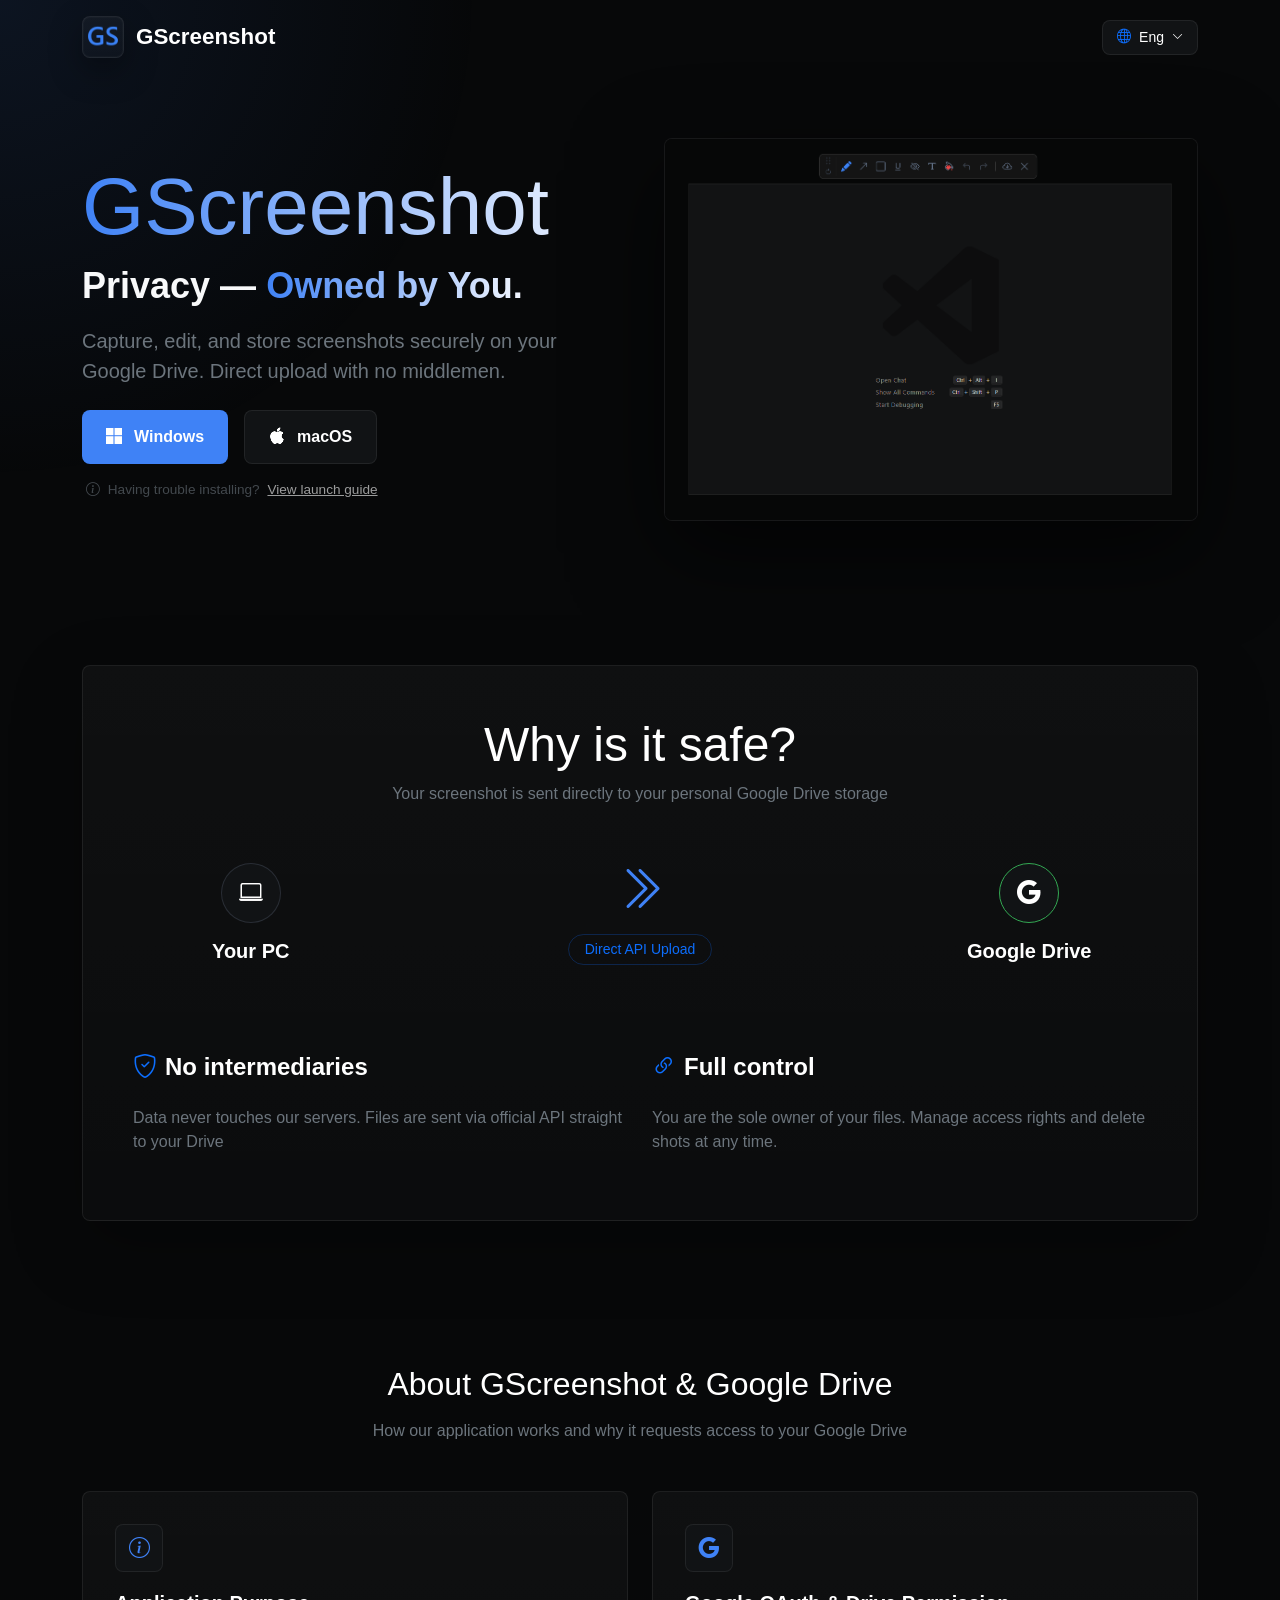
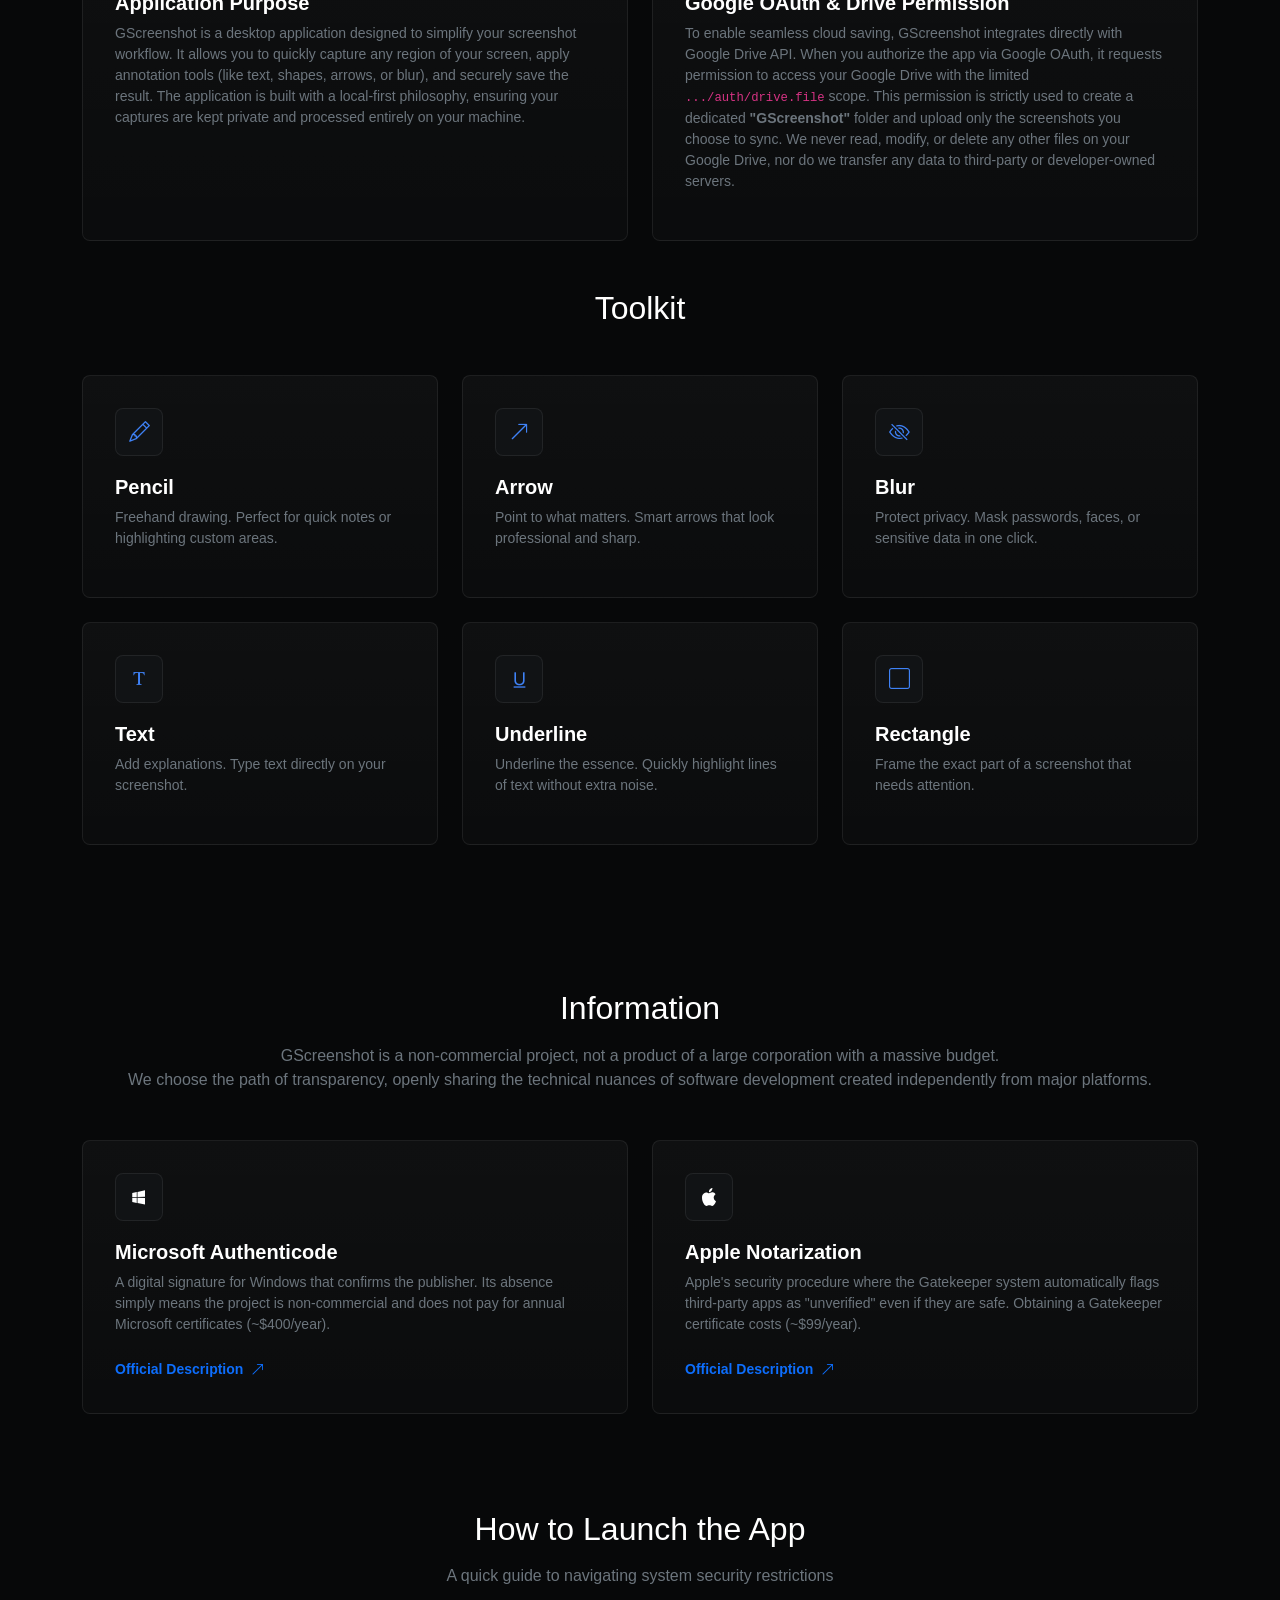
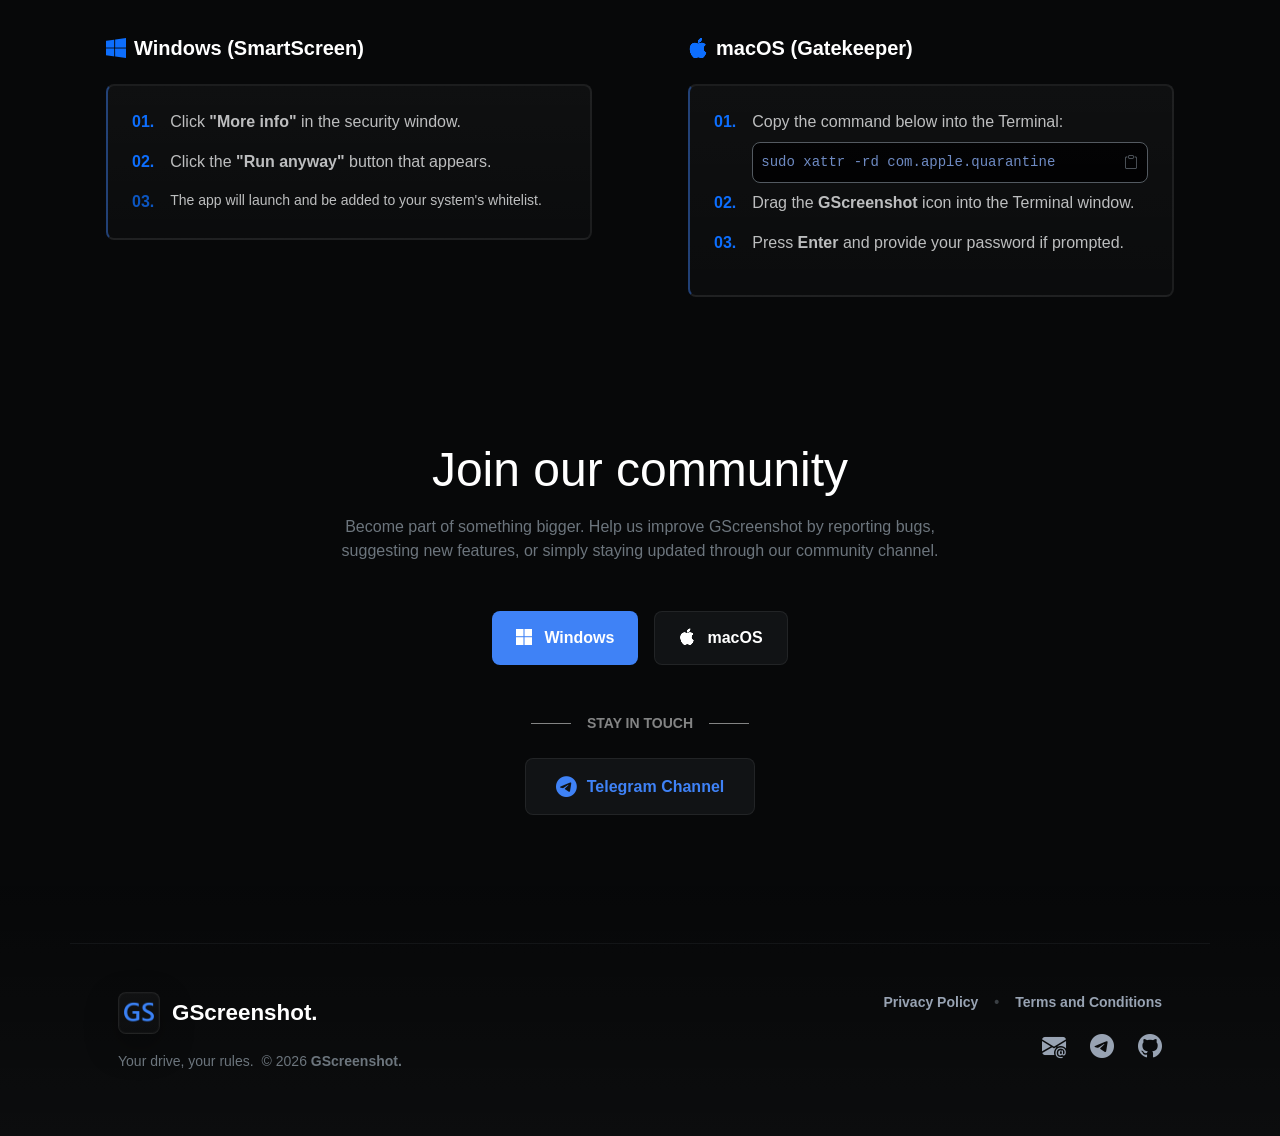
<file: index.html>
<!DOCTYPE html>
<html lang="en">

<head>
    <meta charset="UTF-8">
    <meta name="viewport" content="width=device-width, initial-scale=1.0">

    <title>GScreenshot — Privacy & Direct Sync to Google Drive</title>
    <link rel="icon" type="image/x-icon" href="images/favicon.ico">
    <meta name="description"
        content="Securely capture and store screenshots directly to your Google Drive. Your drive, your rules. No middlemen.">
    <meta name="application-name" content="GScreenshot">
    <meta name="keywords" content="screenshot, google drive sync, privacy tool, image editor">

    <meta property="og:title" content="GScreenshot — Secure & Direct">
    <meta property="og:description" content="Direct sync to your personal cloud. No servers, just your data.">
    <meta property="og:type" content="website">

    <link href="css/bootstrap.min.css" rel="stylesheet">
    <link rel="stylesheet" href="css/bootstrap-icons.css">

    <link rel="stylesheet" href="css/style.css">
</head>

<body>

    <!-- Preloader -->
    <!-- <div id="preloader">
        <div class="loader-container">
            <div class="glow"></div>
            <img src="images/logo.png" alt="GScreenshot" class="main-logo">
            <svg class="loader-ring" viewBox="0 0 100 100">
                <circle cx="50" cy="50" r="45" />
                <circle cx="50" cy="50" r="38" style="opacity: 0.3; animation-direction: reverse; animation-duration: 3s;" />
            </svg>
        </div>
    </div> -->

    <div id="bg-glow"></div>

    <div class="main-content">
        <nav class="container py-3 d-flex justify-content-between align-items-center flex-nowrap">
            <a href="#" class="logo-box">
                <div class="logo-icon"><img src="images/logo.png" alt="GScreenshot logo"></div>
                <span class="d-none d-sm-inline">GScreenshot</span>
            </a>

            <div class="custom-select-wrapper" id="customLangSelector">
                <div class="select-trigger">
                    <i class="bi bi-globe text-primary me-2"></i>
                    <span id="current-lang">Eng</span>
                    <i class="bi bi-chevron-down ms-2 arrow"></i>
                </div>
                <div class="select-options">
                    <div class="option" data-value="en">English</div>
                    <div class="option" data-value="uk">Українська</div>
                </div>
            </div>
        </nav>

        <section class="container py-5 mt-3">
            <div class="row align-items-center g-5">
                <div class="col-lg-6">
                    <h1 class="display-1 fw-800 mb-2 text-gradient">GScreenshot</h1>
                    <div class="h2 fw-bold text-light mb-3" id="hero-title"
                        style="font-size: 2.25rem; line-height: 1.3;">
                        Privacy — <span class="text-gradient">Owned by You.</span>
                    </div>
                    <p class="lead text-secondary mb-4 fs-5" id="hero-desc">
                        Capture, edit, and store screenshots securely on your Google Drive. Direct upload with no
                        middlemen.
                    </p>
                    <div class="d-flex flex-wrap gap-3">
                        <a href="https://github.com/i-am-jester/GScreenshot/releases/download/v1.3.5/GScreenshot-Setup-1.3.5.exe"
                            class="btn-modern btn-win" download>
                            <i class="bi bi-microsoft"></i> Windows
                        </a>

                        <a href="https://github.com/i-am-jester/GScreenshot/releases/download/v1.3.5/GScreenshot-1.3.5-arm64.dmg"
                            class="btn-modern btn-mac" download>
                            <i class="bi bi-apple"></i> macOS
                        </a>
                    </div>

                    <div class="mt-3 ps-1">
                        <p class="text-secondary mb-0" style="font-size: 0.85rem; opacity: 0.6;">
                            <i class="bi bi-info-circle me-1"></i>
                            <span id="hero-trouble">Having trouble installing? </span>
                            <a href="#how-to-run" class="text-white text-decoration-underline opacity-100 ms-1"
                                id="hero-guide">View launch guide</a>
                        </p>
                    </div>
                </div>

                <div class="col-lg-6">
                    <div class="app-interface-frame">
                        <img src="images/app-interface.png" alt="GScreenshot editor interface">
                    </div>
                </div>
            </div>
        </section>

        <section class="container py-5 my-5">
            <div class="security-badge">
                <div class="text-center mb-5">
                    <h2 class="fw-800 display-5" id="sec-title">Why is it safe?</h2>
                    <p class="text-secondary" id="sec-desc">Your screenshot is sent directly to your personal Google
                        Drive storage</p>
                </div>

                <div class="row align-items-center text-center">
                    <div class="col-md-3">
                        <div class="node-circle"><i class="bi bi-laptop"></i></div>
                        <h5 class="mt-3 fw-bold" id="sec-pc">Your PC</h5>
                    </div>
                    <div class="col-md-6">
                        <div
                            style="min-height: 80px; display: flex; flex-direction: column; align-items: center; justify-content: center;">
                            <div class="direct-arrow-anim">
                                <i class="bi bi-chevron-double-right"></i>
                            </div>
                            <div class="mt-2 py-1 px-3 mb-3 d-inline-block rounded-pill border border-primary border-opacity-25 small text-primary"
                                style="white-space: nowrap;" id="sec-direct">
                                Direct API Upload
                            </div>
                        </div>
                    </div>
                    <div class="col-md-3">
                        <div class="node-circle" style="border-color: #34a853;"><i class="bi bi-google"></i></div>
                        <h5 class="mt-3 fw-bold">Google Drive</h5>
                    </div>
                </div>

                <div class="row mt-5 g-4 text-center text-md-start">
                    <div class="col-md-6">
                        <h4 class="fw-bold d-flex justify-content-center justify-content-md-start"><i
                                class="bi bi-shield-check text-primary me-2"></i>
                            <p id="sec-first-info">No intermediaries</p>
                        </h4>
                        <p class="text-secondary" id="sec-first-desc">Data never touches our servers. Files are sent via
                            official API straight to your Drive</p>
                    </div>
                    <div class="col-md-6">
                        <h4 class="fw-bold d-flex justify-content-center justify-content-md-start"><i
                                class="bi bi-link-45deg text-primary me-2 "></i>
                            <p id="sec-second-info">Full control</p>
                        </h4>
                        <p class="text-secondary" id="sec-second-desc">You are the sole owner of your files. Manage
                            access rights and delete screenshots at any time.</p>
                    </div>
                </div>
            </div>
        </section>

        <section id="purpose" class="container-fluid px-md-5 mt-5 pt-5">
            <div class="container">
                <div class="text-center mb-5">
                    <h2 class="text-white mb-3" id="purpose-title">About GScreenshot & Google Drive</h2>
                    <p class="text-secondary mx-auto" id="purpose-subtitle">How our application works and why it
                        requests access to your Google Drive</p>
                </div>

                <div class="row g-4">
                    <div class="col-md-6">
                        <div class="tool-card h-100 w-100">
                            <div class="icon-box"><i class="bi bi-info-circle"></i></div>
                            <h5 class="fw-bold text-white" id="purpose-header-app">Application Purpose</h5>
                            <p class="small text-secondary" id="purpose-body-app">
                                GScreenshot is a desktop application designed to simplify your screenshot workflow. It
                                allows you to quickly capture any region of your screen, apply annotation tools (like
                                text, shapes, arrows, or blur), and securely save the result. The application is built
                                with a local-first philosophy, ensuring your captures are kept private and processed
                                entirely on your machine.
                            </p>
                        </div>
                    </div>

                    <div class="col-md-6">
                        <div class="tool-card h-100 w-100">
                            <div class="icon-box"><i class="bi bi-google"></i></div>
                            <h5 class="fw-bold text-white" id="purpose-header-oauth">Google OAuth & Drive Permission
                            </h5>
                            <p class="small text-secondary" id="purpose-body-oauth">
                                To enable seamless cloud saving, GScreenshot integrates directly with Google Drive API.
                                When you authorize the app via Google OAuth, it requests permission to access your
                                Google Drive with the limited <code>.../auth/drive.file</code> scope. This permission is
                                strictly used to create a dedicated <strong>"GScreenshot"</strong> folder and upload
                                only the screenshots you choose to sync. We never read, modify, or delete any other
                                files on your Google Drive, nor do we transfer any data to third-party or
                                developer-owned servers.
                            </p>
                        </div>
                    </div>
                </div>
            </div>
        </section>

        <section class="container py-5">
            <h2 class="fw-800 mb-5 text-center" id="tools-title">Toolkit</h2>
            <div class="row g-4">
                <div class="col-md-4">
                    <div class="tool-card">
                        <div class="icon-box"><i class="bi bi-pencil"></i></div>
                        <h5 class="fw-bold" id="tools-name-pencil">Pencil</h5>
                        <p class="small text-secondary" id="tools-desc-pencil">Freehand drawing. Perfect for quick notes
                            or highlighting custom areas.</p>
                    </div>
                </div>
                <div class="col-md-4">
                    <div class="tool-card">
                        <div class="icon-box"><i class="bi bi-arrow-up-right"></i></div>
                        <h5 class="fw-bold" id="tools-name-arrow">Arrow</h5>
                        <p class="small text-secondary" id="tools-desc-arrow">Point to what matters. Smart arrows that
                            look professional and sharp.</p>
                    </div>
                </div>
                <div class="col-md-4">
                    <div class="tool-card">
                        <div class="icon-box"><i class="bi bi-eye-slash"></i></div>
                        <h5 class="fw-bold" id="tools-name-blur">Blur</h5>
                        <p class="small text-secondary" id="tools-desc-blur">Protect privacy. Mask passwords, faces, or
                            sensitive data in one click.</p>
                    </div>
                </div>
                <div class="col-md-4">
                    <div class="tool-card">
                        <div class="icon-box"><i class="bi bi-fonts"></i></div>
                        <h5 class="fw-bold" id="tools-name-text">Text</h5>
                        <p class="small text-secondary" id="tools-desc-text">Add explanations. Type text directly on
                            your screenshot.</p>
                    </div>
                </div>
                <div class="col-md-4">
                    <div class="tool-card">
                        <div class="icon-box"><i class="bi bi-type-underline"></i></div>
                        <h5 class="fw-bold" id="tools-name-underline">Underline</h5>
                        <p class="small text-secondary" id="tools-desc-underline">Underline the essence. Quickly
                            highlight lines of text without extra noise.</p>
                    </div>
                </div>
                <div class="col-md-4">
                    <div class="tool-card">
                        <div class="icon-box"><i class="bi bi-square"></i></div>
                        <h5 class="fw-bold" id="tools-name-rectangle">Rectangle</h5>
                        <p class="small text-secondary" id="tools-desc-rectangle">Frame the exact part of a screenshot
                            that needs attention.</p>
                    </div>
                </div>
            </div>
        </section>

        <section id="info" class="container-fluid px-md-5 mt-5 pt-5">
            <div class="container">
                <div class="text-center mb-5">
                    <h2 class="text-white mb-3" id="info-title">Information</h2>
                    <p class="text-secondary mx-auto" id="info-desc">
                        GScreenshot is a non-commercial project, not a product of a large corporation with a massive
                        budget.<br>
                        We choose the path of transparency, openly sharing the technical nuances of software development
                        created independently from major platforms.
                    </p>
                </div>

                <div class="row g-4">
                    <div class="col-md-6">
                        <div class="tool-card h-100 w-100">
                            <div class="icon-box">
                                <img src="images/microsoft_logo.svg" height="18" alt="MS" style="filter: invert(1);">
                            </div>
                            <h5 class="fw-bold text-white" id="info-ms-authenticode-title">Microsoft Authenticode</h5>
                            <p class="small text-secondary" id="info-ms-authenticode-desc">
                                A digital signature for Windows that confirms the publisher. Its absence simply means
                                the project is non-commercial and does not pay for annual Microsoft certificates
                                (~$400/year).
                            </p>
                            <a href="https://learn.microsoft.com/en-us/windows-hardware/drivers/install/introduction-to-code-signing"
                                target="_blank"
                                class="text-primary text-decoration-none small fw-bold mt-2 d-inline-block">
                                <span id="info-ms-official-description">Official Description</span> <i
                                    class="bi bi-arrow-up-right ms-1"></i>
                            </a>
                        </div>
                    </div>

                    <div class="col-md-6">
                        <div class="tool-card h-100 w-100">
                            <div class="icon-box">
                                <img src="images/apple_logo_black.svg" height="18" alt="Apple"
                                    style="filter: invert(1);">
                            </div>
                            <h5 class="fw-bold text-white" id="info-apple-notarization">Apple Notarization</h5>
                            <p class="small text-secondary" id="info-apple-notarization-desc">
                                Apple's security procedure where the Gatekeeper system automatically flags third-party
                                apps as "unverified" even if they are safe. Obtaining a Gatekeeper certificate costs
                                (~$99/year).
                            </p>
                            <a href="https://developer.apple.com/documentation/security/notarizing_macos_software_before_distribution"
                                target="_blank"
                                class="text-primary text-decoration-none small fw-bold mt-2 d-inline-block">
                                <span id="info-apple-official-description">Official Description</span> <i
                                    class="bi bi-arrow-up-right ms-1"></i>
                            </a>
                        </div>
                    </div>
                </div>
            </div>
        </section>

        <section id="how-to-run" class="container-fluid px-md-5 my-5 py-5">
            <div class="container">
                <div class="text-center mb-5">
                    <h2 class="text-white mb-3" id="setup-title">How to Launch the App</h2>
                    <p class="text-secondary" id="setup-desc">A quick guide to navigating system security restrictions
                    </p>
                </div>

                <div class="row g-5">
                    <div class="col-md-6 px-lg-5">
                        <h4 class="h5 text-white mb-4 d-flex align-items-center">
                            <i class="bi bi-windows text-primary me-2"></i> <span class="fw-bold text-white">Windows
                                (SmartScreen)</span>
                        </h4>
                        <div class="ps-3 border-start border-primary border-opacity-25"
                            style="border-width: 2px !important;">
                            <div class="mb-3 d-flex align-items-start">
                                <span class="text-primary fw-bold me-3">01.</span>
                                <span class="text-light opacity-75" id="setup-win-first">Click <strong>"More
                                        info"</strong> in the security window.</span>
                            </div>
                            <div class="mb-3 d-flex align-items-start">
                                <span class="text-primary fw-bold me-3">02.</span>
                                <span class="text-light opacity-75" id="setup-win-second">Click the <strong>"Run
                                        anyway"</strong> button that appears.</span>
                            </div>
                            <div class="d-flex align-items-start text-success opacity-75">
                                <span class="text-primary fw-bold me-3">03.</span>
                                <span class="text-light italic small" id="setup-win-third">The app will launch and be
                                    added to your system's whitelist.</span>
                            </div>
                        </div>
                    </div>

                    <div class="col-md-6 px-lg-5">
                        <h4 class="h5 text-white mb-4 d-flex align-items-center">
                            <i class="bi bi-apple text-primary me-2"></i> <span class="fw-bold text-white">macOS
                                (Gatekeeper)</span>
                        </h4>
                        <div class="ps-3 border-start border-primary border-opacity-25"
                            style="border-width: 2px !important;">
                            <div class="mb-3">
                                <div class="d-flex align-items-start mb-2">
                                    <div class="text-primary fw-bold me-3">01.</div>
                                    <div class="text-light opacity-75 w-100"> <span id="setup-mac-first">Copy the
                                            command below into the Terminal:</span>
                                        <div
                                            class="mt-2 bg-black bg-opacity-40 p-2 rounded border border-secondary border-opacity-20 d-flex justify-content-between align-items-center">
                                            <code class="text-info small"
                                                style="font-family: 'JetBrains Mono', monospace;">sudo xattr -rd com.apple.quarantine </code>
                                            <button class="btn btn-link btn-sm text-secondary p-0 ms-2" type="button"
                                                data-bs-toggle="tooltip" data-bs-placement="top"
                                                title="Copy to clipboard"
                                                onclick="copyCode(this, 'sudo xattr -rd com.apple.quarantine ')">
                                                <i class="bi bi-clipboard"></i>
                                            </button>
                                        </div>
                                        </span>
                                    </div>
                                </div>
                                <div class="mb-3 d-flex align-items-start">
                                    <span class="text-primary fw-bold me-3">02.</span>
                                    <span class="text-light opacity-75" id="setup-mac-second">Drag the
                                        <strong>GScreenshot</strong> icon into the Terminal window (this adds the file
                                        path).</span>
                                </div>
                                <div class="d-flex align-items-start">
                                    <span class="text-primary fw-bold me-3">03.</span>
                                    <span class="text-light opacity-75" id="setup-mac-third">Press
                                        <strong>Enter</strong> and provide your password if prompted.</span>
                                </div>
                            </div>
                        </div>
                    </div>
                </div>
        </section>

        <section class="container py-5">
            <div class="text-center mb-5">
                <h2 class="fw-800 display-5 mb-3 text-center text-white" id="join-title">Join our community</h2>
                <p class="text-secondary" id="join-desc">Become part of something bigger. Help us improve GScreenshot by
                    reporting bugs, <br>
                    suggesting new features, or simply staying updated through our community channel.</p>
            </div>
            <div class="d-flex justify-content-center flex-wrap gap-3 mb-5">
                <a href="https://github.com/i-am-jester/GScreenshot/releases/download/v1.3.5/GScreenshot-Setup-1.3.5.exe"
                    class="btn-modern btn-win" download>
                    <i class="bi bi-microsoft"></i> Windows
                </a>

                <a href="https://github.com/i-am-jester/GScreenshot/releases/download/v1.3.5/GScreenshot-1.3.5-arm64.dmg"
                    class="btn-modern btn-mac" download>
                    <i class="bi bi-apple"></i> macOS
                </a>
            </div>

            <div class="d-flex align-items-center justify-content-center gap-3 mb-4 opacity-50">
                <div style="height: 1px; width: 40px; background: currentColor;"></div>
                <span class="small text-uppercase fw-bold" style="letter-spacing: 0;" id="join-stay-in-touch">Stay in
                    touch</span>
                <div style="height: 1px; width: 40px; background: currentColor;"></div>
            </div>

            <div class="d-flex justify-content-center mt-4">
                <a href="https://t.me/GScreenshotApp" target="_blank" class="btn-modern btn-tg">
                    <i class="bi bi-telegram"></i> <span id="join-telegram-channel">Telegram Channel</span>
                </a>
            </div>
        </section>

        <footer>
            <div class="container py-5 border-top border-secondary border-opacity-10">
                <div class="row g-4">
                    <div class="col-md-6 justify-content-md-start px-lg-5">
                        <a href="index.html" class="logo-box">
                            <div class="logo-icon"><img src="images/logo.png" alt="GScreenshot logo"></div>
                            <span class="text-white">GScreenshot.</span>
                        </a>
                        <p class="small text-secondary mt-3" id="footer-slogan">
                            Your drive, your rules. <span id="current-year"></span>.
                        </p>
                    </div>
                    <div class="col-md-6 justify-content-md-end px-lg-5">
                        <div class="d-flex flex-wrap justify-content-md-end gap-3 small fw-semibold">
                            <a href="privacy-policy.html" class="footer-link text-decoration-none"
                                id="footer-privacy-policy">Privacy Policy</a>
                            <span class="text-secondary opacity-50">•</span>
                            <a href="terms-and-conditions.html" class="footer-link text-decoration-none"
                                id="footer-terms">Terms and Conditions</a>
                        </div>
                        <div class="d-flex justify-content-md-end gap-4 fs-4 mt-3">
                            <a href="mailto:dm.develop1t@gmail.com" class="footer-link"><i
                                    class="bi bi-envelope-at-fill"></i></a>
                            <a href="https://t.me/GScreenshotApp" target="_blank" class="footer-link"><i
                                    class="bi bi-telegram"></i></a>
                            <a href="https://github.com/i-am-jester" class="footer-link"><i
                                    class="bi bi-github"></i></a>
                        </div>
                    </div>
                </div>
            </div>
        </footer>
    </div>

    <script src="js/bootstrap.bundle.min.js"></script>
    <script src="js/main.js"></script>
    <script src="js/i18n.js"></script>

    <!-- <script>
        const startTime = Date.now();
        const minLoadingTime = 1000;

        window.addEventListener('load', () => {
            const preloader = document.getElementById('preloader');
            const elapsedTime = Date.now() - startTime;
            const remainingTime = Math.max(0, minLoadingTime - elapsedTime);

            setTimeout(() => {
                preloader.classList.add('fade-out');
                setTimeout(() => {
                    preloader.style.display = 'none';
                    document.body.style.overflow = 'visible';
                }, 600);
            }, remainingTime);
        });
    </script> -->
</body>

</html>
</file>
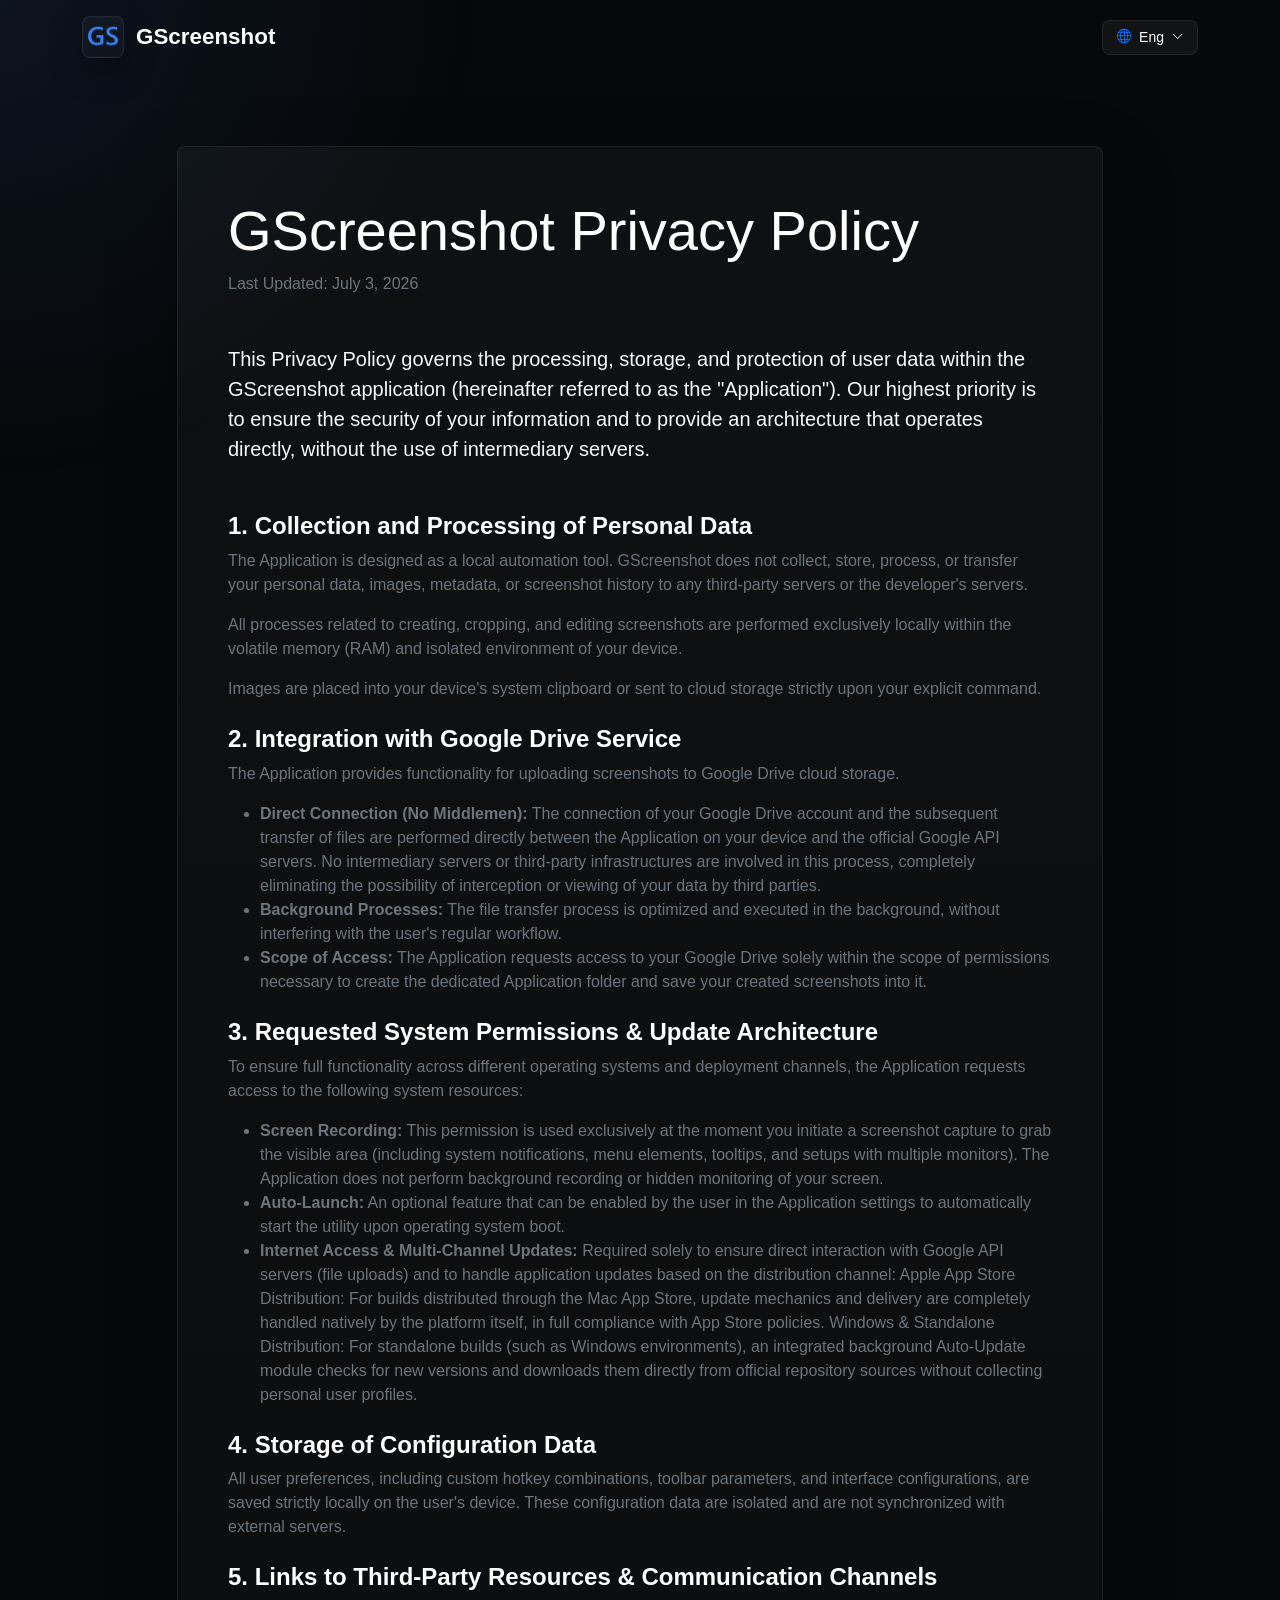
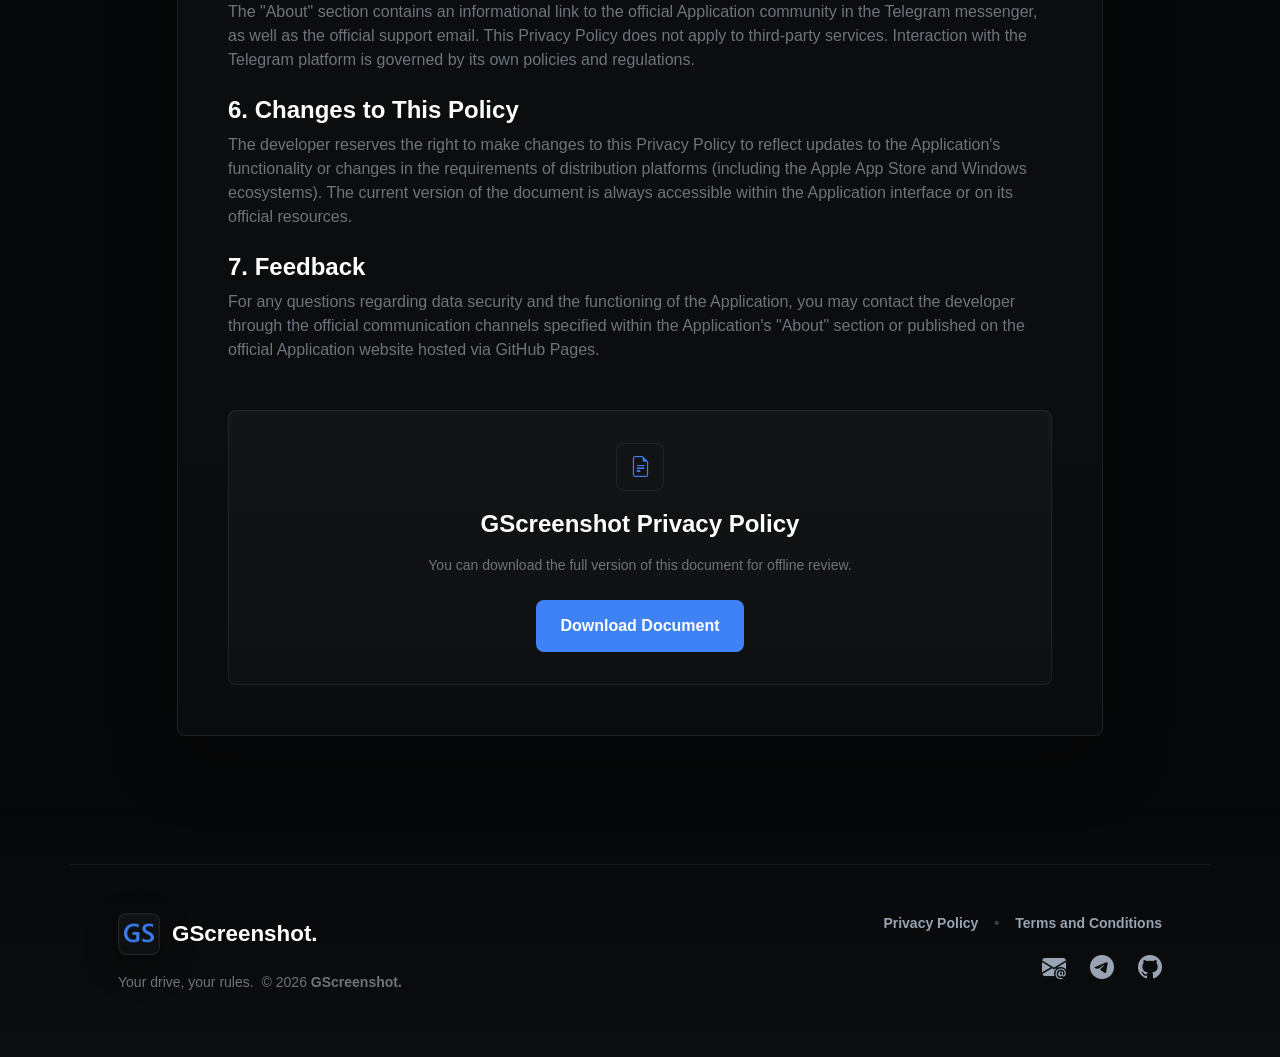
<file: privacy-policy.html>
<!DOCTYPE html>
<html lang="en">

<head>
    <meta charset="UTF-8">
    <meta name="viewport" content="width=device-width, initial-scale=1.0">

    <title>GScreenshot — Privacy & Direct Sync to Google Drive</title>
    <link rel="icon" type="image/x-icon" href="images/favicon.ico">
    <meta name="description"
        content="Securely capture and store screenshots directly to your Google Drive. Your drive, your rules. No middlemen.">
    <meta name="application-name" content="GScreenshot">
    <meta name="keywords" content="screenshot, google drive sync, privacy tool, image editor">

    <meta property="og:title" content="GScreenshot — Secure & Direct">
    <meta property="og:description" content="Direct sync to your personal cloud. No servers, just your data.">
    <meta property="og:type" content="website">

    <link href="css/bootstrap.min.css" rel="stylesheet">
    <link rel="stylesheet" href="css/bootstrap-icons.css">

    <link rel="stylesheet" href="css/style.css">
</head>

<body>

    <!-- Preloader -->
    <!-- <div id="preloader">
        <div class="loader-container">
            <div class="glow"></div>
            <img src="images/logo.png" alt="GS" class="main-logo">
            <svg class="loader-ring" viewBox="0 0 100 100">
                <circle cx="50" cy="50" r="45" />
                <circle cx="50" cy="50" r="38" style="opacity: 0.3; animation-direction: reverse; animation-duration: 3s;" />
            </svg>
        </div>
    </div> -->

    <div id="bg-glow"></div>

    <div class="main-content">
        <nav class="container py-3 d-flex justify-content-between align-items-center flex-nowrap">
            <a href="index.html" class="logo-box">
                <div class="logo-icon"><img src="images/logo.png" alt="GScreenshot logo"></div>
                <span class="d-none d-sm-inline">GScreenshot</span>
            </a>

            <div class="custom-select-wrapper" id="customLangSelector">
                <div class="select-trigger">
                    <i class="bi bi-globe text-primary me-2"></i>
                    <span id="current-lang">Eng</span>
                    <i class="bi bi-chevron-down ms-2 arrow"></i>
                </div>
                <div class="select-options">
                    <div class="option" data-value="en">English</div>
                    <div class="option" data-value="uk">Українська</div>
                </div>
            </div>
        </nav>

        <section class="container py-5 mt-4">
            <div class="row justify-content-center">
                <div class="col-lg-10">
                    <div class="security-badge">
                        <h1 class="display-4 fw-800 mb-2" id="privacy-policy-title">GScreenshot Privacy Policy</h1>
                        <p class="text-secondary mb-5" id="privacy-policy-last-updated">Last Updated: July 3, 2026</p>

                        <div class="mb-5">
                            <p class="lead text-light" id="privacy-policy-intro">
                                This Privacy Policy governs the processing, storage, and protection of user data within the GScreenshot application (hereinafter referred to as the "Application"). Our highest priority is to ensure the security of your information and to provide an architecture that operates directly, without the use of intermediary servers.
                            </p>
                        </div>

                        <div class="text-start">
                            <div class="mb-4">
                                <h4 class="text-white fw-bold" id="pp-section1-title">1. Collection and Processing of Personal Data</h4>
                                <p class="text-secondary" id="pp-section1-p1">The Application is designed as a local automation tool. GScreenshot does not collect, store, process, or transfer your personal data, images, metadata, or screenshot history to any third-party servers or the developer's servers.</p>
                                <p class="text-secondary" id="pp-section1-p2">All processes related to creating, cropping, and editing screenshots are performed exclusively locally within the volatile memory (RAM) and isolated environment of your device.</p>
                                <p class="text-secondary" id="pp-section1-p3">Images are placed into your device's system clipboard or sent to cloud storage strictly upon your explicit command.</p>
                            </div>

                            <div class="mb-4">
                                <h4 class="text-white fw-bold" id="pp-section2-title">2. Integration with Google Drive Service</h4>
                                <p class="text-secondary" id="pp-section2-p1">The Application provides functionality for uploading screenshots to Google Drive cloud storage.</p>
                                <ul>
                                    <li class="text-secondary" id="pp-section2-li1"><strong>Direct Connection (No Middlemen):</strong> The connection of your Google Drive account and the subsequent transfer of files are performed directly between the Application on your device and the official Google API servers. No intermediary servers or third-party infrastructures are involved in this process, completely eliminating the possibility of interception or viewing of your data by third parties.</li>
                                    <li class="text-secondary" id="pp-section2-li2"><strong>Background Processes:</strong> The file transfer process is optimized and executed in the background, without interfering with the user's regular workflow.</li>
                                    <li class="text-secondary" id="pp-section2-li3"><strong>Scope of Access:</strong> The Application requests access to your Google Drive solely within the scope of permissions necessary to create the dedicated Application folder and save your created screenshots into it.</li>
                                </ul>
                            </div>

                            <div class="mb-4">
                                <h4 class="text-white fw-bold" id="pp-section3-title">3. Requested System Permissions &amp; Update Architecture</h4>
                                <p class="text-secondary" id="pp-section3-p1">To ensure full functionality across different operating systems and deployment channels, the Application requests access to the following system resources:</p>
                                <ul>
                                    <li class="text-secondary" id="pp-section3-li1"><strong>Screen Recording:</strong> This permission is used exclusively at the moment you initiate a screenshot capture to grab the visible area (including system notifications, menu elements, tooltips, and setups with multiple monitors). The Application does not perform background recording or hidden monitoring of your screen.</li>
                                    <li class="text-secondary" id="pp-section3-li2"><strong>Auto-Launch:</strong> An optional feature that can be enabled by the user in the Application settings to automatically start the utility upon operating system boot.</li>
                                    <li class="text-secondary" id="pp-section3-li3"><strong>Internet Access &amp; Multi-Channel Updates:</strong> Required solely to ensure direct interaction with Google API servers (file uploads) and to handle application updates based on the distribution channel: Apple App Store Distribution: For builds distributed through the Mac App Store, update mechanics and delivery are completely handled natively by the platform itself, in full compliance with App Store policies. Windows &amp; Standalone Distribution: For standalone builds (such as Windows environments), an integrated background Auto-Update module checks for new versions and downloads them directly from official repository sources without collecting personal user profiles.</li>
                                </ul>
                            </div>

                            <div class="mb-4">
                                <h4 class="text-white fw-bold" id="pp-section4-title">4. Storage of Configuration Data</h4>
                                <p class="text-secondary" id="pp-section4-p1">All user preferences, including custom hotkey combinations, toolbar parameters, and interface configurations, are saved strictly locally on the user's device. These configuration data are isolated and are not synchronized with external servers.</p>
                            </div>

                            <div class="mb-4">
                                <h4 class="text-white fw-bold" id="pp-section5-title">5. Links to Third-Party Resources &amp; Communication Channels</h4>
                                <p class="text-secondary" id="pp-section5-p1">The "About" section contains an informational link to the official Application community in the Telegram messenger, as well as the official support email. This Privacy Policy does not apply to third-party services. Interaction with the Telegram platform is governed by its own policies and regulations.</p>
                            </div>

                            <div class="mb-4">
                                <h4 class="text-white fw-bold" id="pp-section6-title">6. Changes to This Policy</h4>
                                <p class="text-secondary" id="pp-section6-p1">The developer reserves the right to make changes to this Privacy Policy to reflect updates to the Application's functionality or changes in the requirements of distribution platforms (including the Apple App Store and Windows ecosystems). The current version of the document is always accessible within the Application interface or on its official resources.</p>
                            </div>

                            <div class="mb-5">
                                <h4 class="text-white fw-bold" id="pp-section7-title">7. Feedback</h4>
                                <p class="text-secondary" id="pp-section7-p1">For any questions regarding data security and the functioning of the Application, you may contact the developer through the official communication channels specified within the Application's "About" section or published on the official Application website hosted via GitHub Pages.</p>
                            </div>
                        </div>

                        <!-- Download Section -->
                        <div class="tool-card text-center mt-5">
                            <div class="icon-box mx-auto">
                                <i class="bi bi-file-earmark-text"></i>
                            </div>
                            <h4 class="fw-bold text-white mb-3" id="pp-download-title">GScreenshot Privacy Policy</h4>
                            <p class="text-secondary small mb-4" id="pp-download-desc">
                                You can download the full version of this document for offline review.
                            </p>
                            <a href="docs/GScreenshot_Privacy_Policy.pdf" class="btn-modern btn-win" target="_blank" download id="pp-download-button">
                                <i class="bi bi-download"></i> Download Document
                            </a>
                        </div>
                    </div>
                </div>
            </div>
        </section>

        <footer>
            <div class="container py-5 border-top border-secondary border-opacity-10">
                <div class="row g-4">
                    <div class="col-md-6 justify-content-md-start px-lg-5">
                        <a href="index.html" class="logo-box">
                            <div class="logo-icon"><img src="images/logo.png" alt="GScreenshot logo"></div>
                            <span class="text-white">GScreenshot.</span>
                        </a>
                        <p class="small text-secondary mt-3" id="footer-slogan">
                            Your drive, your rules. <span id="current-year"></span>.
                        </p>
                    </div>
                    <div class="col-md-6 justify-content-md-end px-lg-5">
                        <div class="d-flex flex-wrap justify-content-md-end gap-3 small fw-semibold">
                            <a href="privacy-policy.html" class="footer-link text-decoration-none" id="footer-privacy-policy">Privacy Policy</a>
                            <span class="text-secondary opacity-50">•</span>
                            <a href="terms-and-conditions.html" class="footer-link text-decoration-none" id="footer-terms">Terms and Conditions</a>
                        </div>
                        <div class="d-flex justify-content-md-end gap-4 fs-4 mt-3">
                            <a href="mailto:gsreenshot@gmail.com" class="footer-link"><i class="bi bi-envelope-at-fill"></i></a>
                            <a href="https://t.me/GScreenshotApp" target="_blank" class="footer-link"><i class="bi bi-telegram"></i></a>
                            <a href="https://github.com/i-am-jester" class="footer-link"><i class="bi bi-github"></i></a>
                        </div>
                    </div>
                </div>
            </div>
        </footer>
    </div>


    <script src="js/bootstrap.bundle.min.js"></script>
    <script src="js/main.js"></script>
    <script src="js/i18n.js"></script>

    <!-- <script>
        const startTime = Date.now();
        const minLoadingTime = 1000;

        window.addEventListener('load', () => {
            const preloader = document.getElementById('preloader');
            const elapsedTime = Date.now() - startTime;
            const remainingTime = Math.max(0, minLoadingTime - elapsedTime);

            setTimeout(() => {
                preloader.classList.add('fade-out');
                setTimeout(() => {
                    preloader.style.display = 'none';
                    document.body.style.overflow = 'visible';
                }, 600);
            }, remainingTime);
        });
    </script> -->
</body>

</html>
</file>
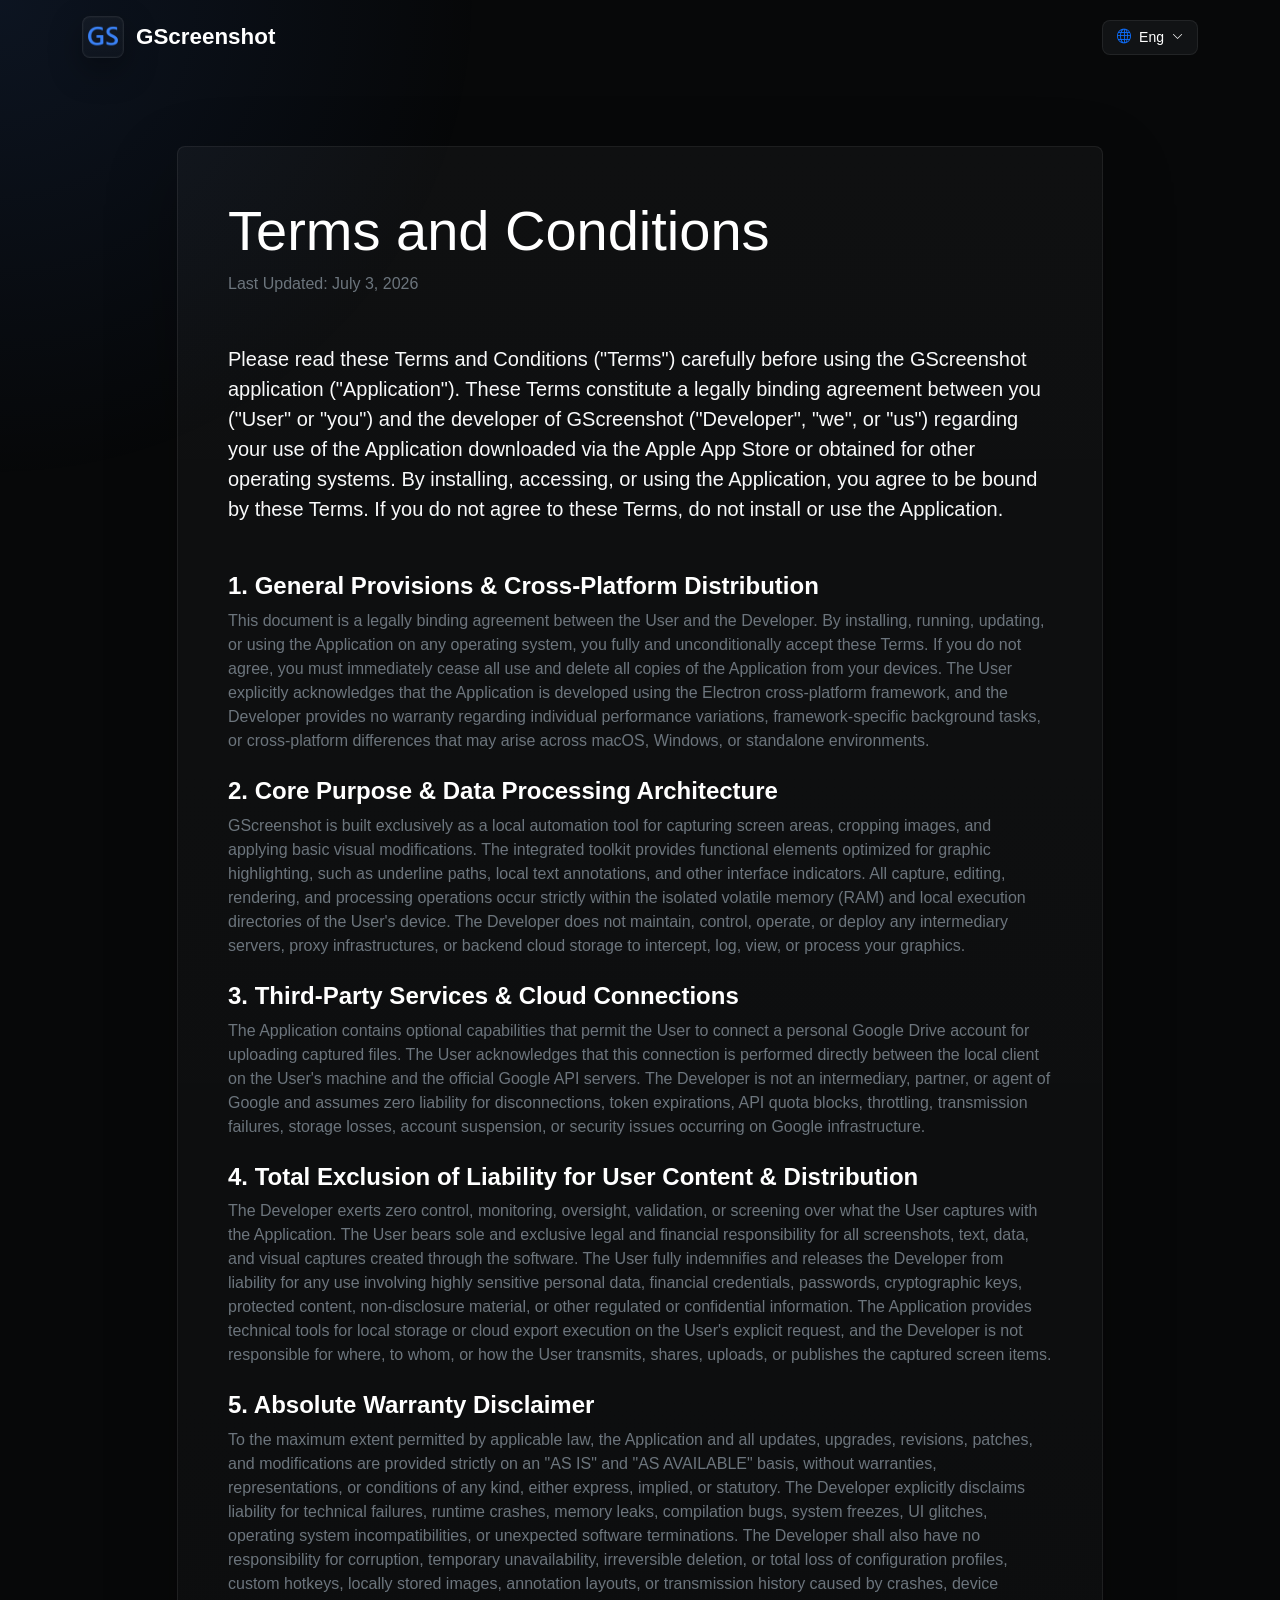
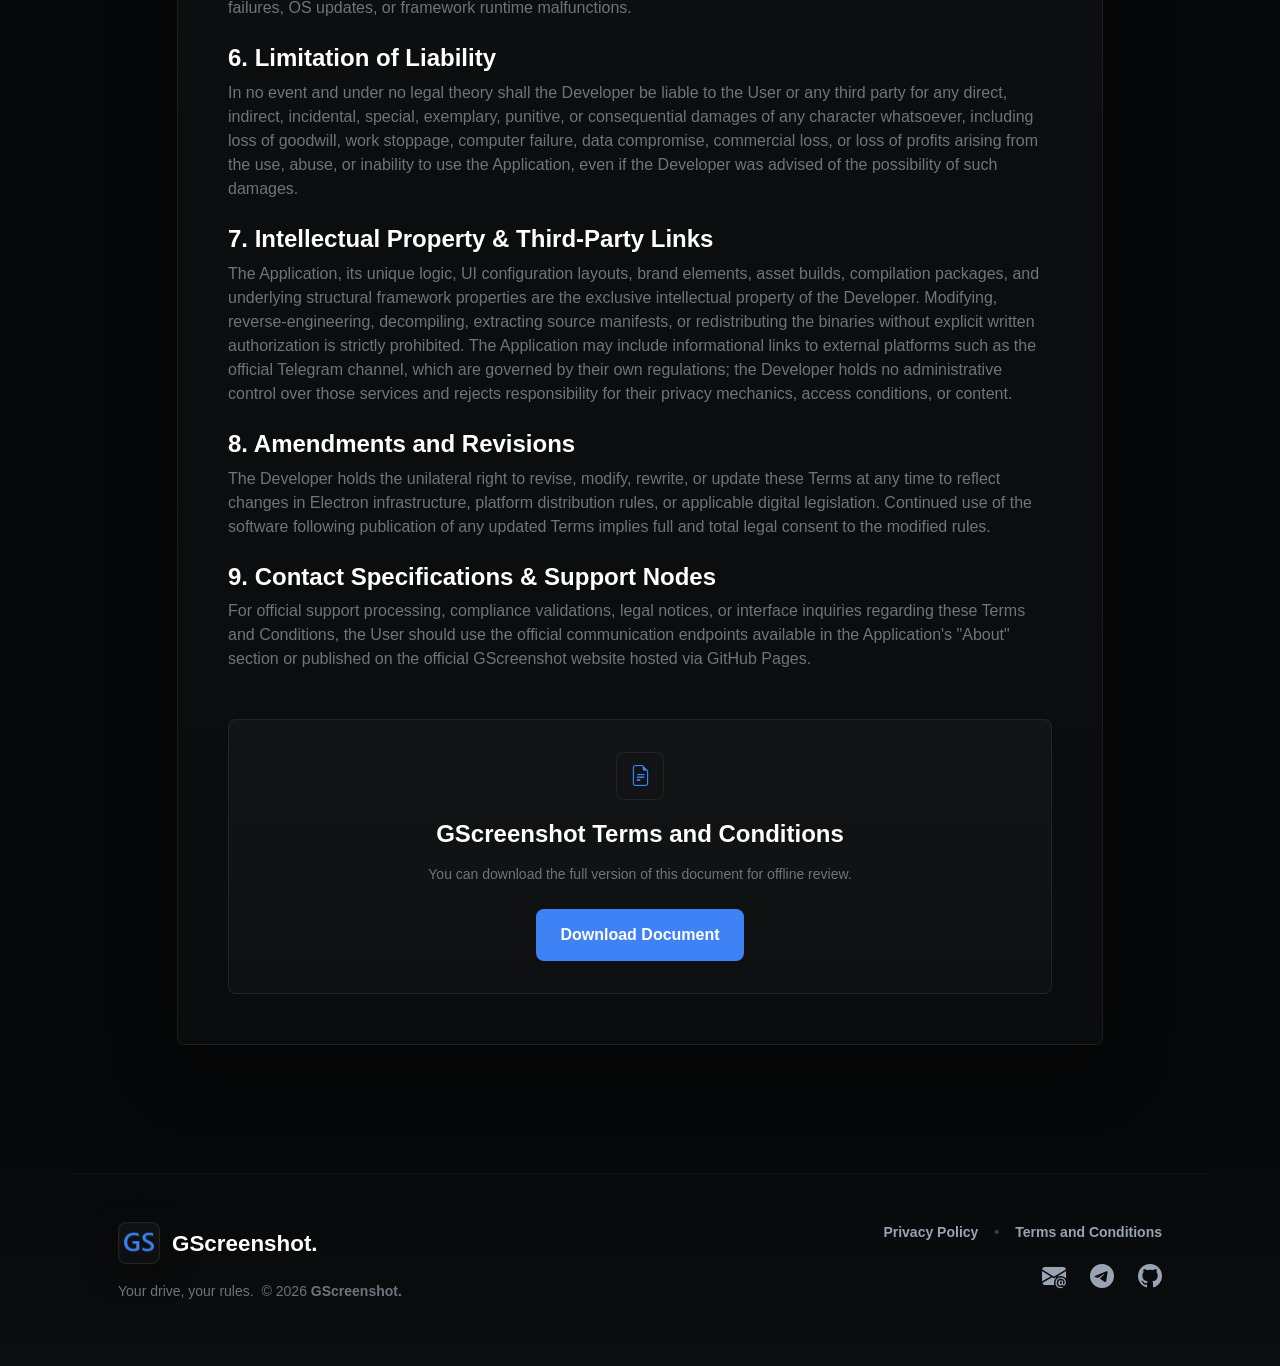
<file: terms-and-conditions.html>
<!DOCTYPE html>
<html lang="en">

<head>
    <meta charset="UTF-8">
    <meta name="viewport" content="width=device-width, initial-scale=1.0">

    <title>GScreenshot — Terms and Conditions</title>
    <link rel="icon" type="image/x-icon" href="images/favicon.ico">
    <meta name="description"
        content="Securely capture and store screenshots directly to your Google Drive. Your drive, your rules. No middlemen.">
    <meta name="application-name" content="GScreenshot">
    <meta name="keywords" content="screenshot, google drive sync, privacy tool, image editor">

    <meta property="og:title" content="GScreenshot — Secure & Direct">
    <meta property="og:description" content="Direct sync to your personal cloud. No servers, just your data.">
    <meta property="og:type" content="website">

    <link href="css/bootstrap.min.css" rel="stylesheet">
    <link rel="stylesheet" href="css/bootstrap-icons.css">

    <link rel="stylesheet" href="css/style.css">
</head>

<body>

    <!-- Preloader -->
    <!-- <div id="preloader">
        <div class="loader-container">
            <div class="glow"></div>
            <img src="images/logo.png" alt="GS" class="main-logo">
            <svg class="loader-ring" viewBox="0 0 100 100">
                <circle cx="50" cy="50" r="45" />
                <circle cx="50" cy="50" r="38" style="opacity: 0.3; animation-direction: reverse; animation-duration: 3s;" />
            </svg>
        </div>
    </div> -->

    <div id="bg-glow"></div>

    <div class="main-content">
        <nav class="container py-3 d-flex justify-content-between align-items-center flex-nowrap">
            <a href="index.html" class="logo-box">
                <div class="logo-icon"><img src="images/logo.png" alt="GScreenshot logo"></div>
                <span class="d-none d-sm-inline">GScreenshot</span>
            </a>

            <div class="custom-select-wrapper" id="customLangSelector">
                <div class="select-trigger">
                    <i class="bi bi-globe text-primary me-2"></i>
                    <span id="current-lang">Eng</span>
                    <i class="bi bi-chevron-down ms-2 arrow"></i>
                </div>
                <div class="select-options">
                    <div class="option" data-value="en">English</div>
                    <div class="option" data-value="uk">Українська</div>
                </div>
            </div>
        </nav>

        <section class="container py-5 mt-4">
            <div class="row justify-content-center">
                <div class="col-lg-10">
                    <div class="security-badge">
                        <h1 class="display-4 fw-800 mb-2" id="terms-title">Terms and Conditions</h1>
                        <p class="text-secondary mb-5" id="terms-last-updated">Last Updated: July 3, 2026</p>

                        <div class="mb-5">
                            <p class="lead text-light" id="terms-intro">
                                Please read these Terms and Conditions ("Terms") carefully before using the GScreenshot application ("Application"). These Terms constitute a legally binding agreement between you ("User" or "you") and the developer of GScreenshot ("Developer", "we", or "us") regarding your use of the Application downloaded via the Apple App Store or obtained for other operating systems. By installing, accessing, or using the Application, you agree to be bound by these Terms. If you do not agree to these Terms, do not install or use the Application.
                            </p>
                        </div>

                        <div class="text-start">
                            <div class="mb-4">
                                <h4 class="text-white fw-bold" id="terms-section1-title">1. General Provisions &amp; Cross-Platform Distribution</h4>
                                <p class="text-secondary" id="terms-section1-p1">This document is a legally binding agreement between the User and the Developer. By installing, running, updating, or using the Application on any operating system, you fully and unconditionally accept these Terms. If you do not agree, you must immediately cease all use and delete all copies of the Application from your devices. The User explicitly acknowledges that the Application is developed using the Electron cross-platform framework, and the Developer provides no warranty regarding individual performance variations, framework-specific background tasks, or cross-platform differences that may arise across macOS, Windows, or standalone environments.</p>
                            </div>

                            <div class="mb-4">
                                <h4 class="text-white fw-bold" id="terms-section2-title">2. Core Purpose &amp; Data Processing Architecture</h4>
                                <p class="text-secondary" id="terms-section2-p1">GScreenshot is built exclusively as a local automation tool for capturing screen areas, cropping images, and applying basic visual modifications. The integrated toolkit provides functional elements optimized for graphic highlighting, such as underline paths, local text annotations, and other interface indicators. All capture, editing, rendering, and processing operations occur strictly within the isolated volatile memory (RAM) and local execution directories of the User's device. The Developer does not maintain, control, operate, or deploy any intermediary servers, proxy infrastructures, or backend cloud storage to intercept, log, view, or process your graphics.</p>
                            </div>

                            <div class="mb-4">
                                <h4 class="text-white fw-bold" id="terms-section3-title">3. Third-Party Services &amp; Cloud Connections</h4>
                                <p class="text-secondary" id="terms-section3-p1">The Application contains optional capabilities that permit the User to connect a personal Google Drive account for uploading captured files. The User acknowledges that this connection is performed directly between the local client on the User's machine and the official Google API servers. The Developer is not an intermediary, partner, or agent of Google and assumes zero liability for disconnections, token expirations, API quota blocks, throttling, transmission failures, storage losses, account suspension, or security issues occurring on Google infrastructure.</p>
                            </div>

                            <div class="mb-4">
                                <h4 class="text-white fw-bold" id="terms-section4-title">4. Total Exclusion of Liability for User Content &amp; Distribution</h4>
                                <p class="text-secondary" id="terms-section4-p1">The Developer exerts zero control, monitoring, oversight, validation, or screening over what the User captures with the Application. The User bears sole and exclusive legal and financial responsibility for all screenshots, text, data, and visual captures created through the software. The User fully indemnifies and releases the Developer from liability for any use involving highly sensitive personal data, financial credentials, passwords, cryptographic keys, protected content, non-disclosure material, or other regulated or confidential information. The Application provides technical tools for local storage or cloud export execution on the User's explicit request, and the Developer is not responsible for where, to whom, or how the User transmits, shares, uploads, or publishes the captured screen items.</p>
                            </div>

                            <div class="mb-4">
                                <h4 class="text-white fw-bold" id="terms-section5-title">5. Absolute Warranty Disclaimer</h4>
                                <p class="text-secondary" id="terms-section5-p1">To the maximum extent permitted by applicable law, the Application and all updates, upgrades, revisions, patches, and modifications are provided strictly on an "AS IS" and "AS AVAILABLE" basis, without warranties, representations, or conditions of any kind, either express, implied, or statutory. The Developer explicitly disclaims liability for technical failures, runtime crashes, memory leaks, compilation bugs, system freezes, UI glitches, operating system incompatibilities, or unexpected software terminations. The Developer shall also have no responsibility for corruption, temporary unavailability, irreversible deletion, or total loss of configuration profiles, custom hotkeys, locally stored images, annotation layouts, or transmission history caused by crashes, device failures, OS updates, or framework runtime malfunctions.</p>
                            </div>

                            <div class="mb-4">
                                <h4 class="text-white fw-bold" id="terms-section6-title">6. Limitation of Liability</h4>
                                <p class="text-secondary" id="terms-section6-p1">In no event and under no legal theory shall the Developer be liable to the User or any third party for any direct, indirect, incidental, special, exemplary, punitive, or consequential damages of any character whatsoever, including loss of goodwill, work stoppage, computer failure, data compromise, commercial loss, or loss of profits arising from the use, abuse, or inability to use the Application, even if the Developer was advised of the possibility of such damages.</p>
                            </div>

                            <div class="mb-4">
                                <h4 class="text-white fw-bold" id="terms-section7-title">7. Intellectual Property &amp; Third-Party Links</h4>
                                <p class="text-secondary" id="terms-section7-p1">The Application, its unique logic, UI configuration layouts, brand elements, asset builds, compilation packages, and underlying structural framework properties are the exclusive intellectual property of the Developer. Modifying, reverse-engineering, decompiling, extracting source manifests, or redistributing the binaries without explicit written authorization is strictly prohibited. The Application may include informational links to external platforms such as the official Telegram channel, which are governed by their own regulations; the Developer holds no administrative control over those services and rejects responsibility for their privacy mechanics, access conditions, or content.</p>
                            </div>

                            <div class="mb-4">
                                <h4 class="text-white fw-bold" id="terms-section8-title">8. Amendments and Revisions</h4>
                                <p class="text-secondary" id="terms-section8-p1">The Developer holds the unilateral right to revise, modify, rewrite, or update these Terms at any time to reflect changes in Electron infrastructure, platform distribution rules, or applicable digital legislation. Continued use of the software following publication of any updated Terms implies full and total legal consent to the modified rules.</p>
                            </div>

                            <div class="mb-5">
                                <h4 class="text-white fw-bold" id="terms-section9-title">9. Contact Specifications &amp; Support Nodes</h4>
                                <p class="text-secondary" id="terms-section9-p1">For official support processing, compliance validations, legal notices, or interface inquiries regarding these Terms and Conditions, the User should use the official communication endpoints available in the Application's "About" section or published on the official GScreenshot website hosted via GitHub Pages.</p>
                            </div>
                        </div>

                        <!-- Download Section -->
                        <div class="tool-card text-center mt-5">
                            <div class="icon-box mx-auto">
                                <i class="bi bi-file-earmark-text"></i>
                            </div>
                            <h4 class="fw-bold text-white mb-3" id="terms-download-title">GScreenshot Terms and Conditions</h4>
                            <p class="text-secondary small mb-4" id="terms-download-desc">
                                You can download the full version of this document for offline review.
                            </p>
                            <a href="docs/GScreenshot_Terms_and_Conditions.pdf" class="btn-modern btn-win" target="_blank" download id="terms-download-button">
                                <i class="bi bi-download"></i> Download Document
                            </a>
                        </div>
                    </div>
                </div>
            </div>
        </section>

        <footer>
            <div class="container py-5 border-top border-secondary border-opacity-10">
                <div class="row g-4">
                    <div class="col-md-6 justify-content-md-start px-lg-5">
                        <a href="index.html" class="logo-box">
                            <div class="logo-icon"><img src="images/logo.png" alt="GScreenshot logo"></div>
                            <span class="text-white">GScreenshot.</span>
                        </a>
                        <p class="small text-secondary mt-3" id="footer-slogan">
                            Your drive, your rules. <span id="current-year"></span>.
                        </p>
                    </div>
                    <div class="col-md-6 justify-content-md-end px-lg-5">
                        <div class="d-flex flex-wrap justify-content-md-end gap-3 small fw-semibold">
                            <a href="privacy-policy.html" class="footer-link text-decoration-none" id="footer-privacy-policy">Privacy Policy</a>
                            <span class="text-secondary opacity-50">•</span>
                            <a href="terms-and-conditions.html" class="footer-link text-decoration-none" id="footer-terms">Terms and Conditions</a>
                        </div>
                        <div class="d-flex justify-content-md-end gap-4 fs-4 mt-3">
                            <a href="mailto:gsreenshot@gmail.com" class="footer-link"><i class="bi bi-envelope-at-fill"></i></a>
                            <a href="https://t.me/GScreenshotApp" target="_blank" class="footer-link"><i class="bi bi-telegram"></i></a>
                            <a href="https://github.com/i-am-jester" class="footer-link"><i class="bi bi-github"></i></a>
                        </div>
                    </div>
                </div>
            </div>
        </footer>
    </div>


    <script src="js/bootstrap.bundle.min.js"></script>
    <script src="js/main.js"></script>
    <script src="js/i18n.js"></script>

    <!-- <script>
        const startTime = Date.now();
        const minLoadingTime = 1000;

        window.addEventListener('load', () => {
            const preloader = document.getElementById('preloader');
            const elapsedTime = Date.now() - startTime;
            const remainingTime = Math.max(0, minLoadingTime - elapsedTime);

            setTimeout(() => {
                preloader.classList.add('fade-out');
                setTimeout(() => {
                    preloader.style.display = 'none';
                    document.body.style.overflow = 'visible';
                }, 600);
            }, remainingTime);
        });
    </script> -->
</body>

</html>
</file>
<file: css/style.css>
:root {
    --bg: #070809;
    --panel: #111315;
    --panel-soft: #17191c;
    --panel-raised: #1b1d20;
    --primary: #3f82f6;
    --accent: #8fb5ff;
    --danger: #ff4747;
    --icon-muted: #617087;
    --glass: rgba(255, 255, 255, 0.032);
    --border: rgba(118, 132, 154, 0.24);
    --border-soft: rgba(255, 255, 255, 0.07);
    --text-muted: #98a3b3;
}

body {
    background-color: var(--bg);
    color: #ffffff;
    font-family: -apple-system, BlinkMacSystemFont, "SF Pro Display", "SF Pro Text", "Segoe UI", Roboto, Arial, sans-serif;
    overflow-x: hidden; /* Block horizontal scroll, allow vertical */
    -webkit-user-select: none; /* Safari */
    -ms-user-select: none;     /* IE 10+ */
    user-select: none;         /* Standard */
}

/* --- PRELOADER STYLES --- */
#preloader {
    position: fixed;
    top: 0;
    left: 0;
    width: 100%;
    height: 100%;
    background-color: var(--bg);
    display: flex;
    justify-content: center;
    align-items: center;
    z-index: 9999;
    transition: opacity 0.6s ease, visibility 0.6s;
}

#preloader.fade-out {
    opacity: 0;
    visibility: hidden;
}

.loader-container {
    position: relative;
    width: 240px;
    height: 240px;
    display: flex;
    justify-content: center;
    align-items: center;
}

.main-logo {
    width: 130px;
    height: auto;
    z-index: 5;
    mix-blend-mode: screen; 
    filter: drop-shadow(0 0 25px rgba(63, 130, 246, 0.4));
    animation: logo-pulse 2s cubic-bezier(0.4, 0, 0.2, 1) infinite;
}

.loader-ring {
    position: absolute;
    width: 230px;
    height: 230px;
}

.loader-ring circle {
    fill: none;
    stroke: var(--primary);
    stroke-width: 2;
    stroke-linecap: round;
    stroke-dasharray: 100 400;
    filter: drop-shadow(0 0 8px var(--primary));
    transform-origin: center;
    animation: rotate-ring 1.5s linear infinite;
}

.glow {
    position: absolute;
    width: 180px;
    height: 180px;
    background: var(--primary);
    border-radius: 50%;
    filter: blur(60px);
    opacity: 0.15;
    animation: glow-breath 2s ease-in-out infinite;
}

h1,
h2,
h3,
h4,
h5,
h6,
.btn-modern,
.logo-box {
    letter-spacing: 0;
}

#bg-glow {
    position: fixed;
    width: 1000px;
    height: 1000px;
    background: radial-gradient(circle, rgba(63, 130, 246, 0.1) 0%, rgba(7, 8, 9, 0) 68%);
    border-radius: 50%;
    pointer-events: none;
    z-index: 0;
    transform: translate(-50%, -50%);
}

.main-content {
    position: relative;
    z-index: 1;
}

/* --- LOGO STYLE --- */
.logo-box {
    display: inline-flex;
    align-items: center;
    gap: 12px;
    text-decoration: none;
    color: white;
    font-weight: 700;
    font-size: 1.4rem;
}

.logo-icon {
    width: 42px;
    height: 42px;
    border: 1px solid var(--border-soft);
    border-radius: 8px;
    display: flex;
    align-items: center;
    justify-content: center;
    background: linear-gradient(180deg, rgba(255, 255, 255, 0.035), rgba(255, 255, 255, 0.018));
    box-shadow: inset 0 0 0 1px rgba(255, 255, 255, 0.02), 0 12px 32px rgba(0, 0, 0, 0.35);
    overflow: hidden;
}

.logo-icon img {
    width: 75%;
    height: 75%;
    object-fit: contain;
}

.text-gradient {
    background: linear-gradient(90deg, var(--primary), #f3f7ff);
    background-clip: text;
    -webkit-background-clip: text;
    -webkit-text-fill-color: transparent;
}

#hero-title {
    letter-spacing: 0;
}

/* --- APP SCREENSHOT --- */
.app-interface-frame {
    background: #050607;
    border: 1px solid var(--border-soft);
    border-radius: 8px;
    overflow: hidden;
    box-shadow: 0 32px 90px rgba(0, 0, 0, 0.62);
}

.app-interface-frame img {
    display: block;
    width: 100%;
    height: auto;
}

/* --- SECURITY BLOCK --- */
.security-badge {
    background: linear-gradient(180deg, rgba(255, 255, 255, 0.035), rgba(255, 255, 255, 0.018));
    border-radius: 8px;
    padding: 50px;
    border: 1px solid var(--border-soft);
    box-shadow: 0 24px 70px rgba(0, 0, 0, 0.28);
}

.node-circle {
    width: 60px;
    height: 60px;
    background: var(--panel);
    border: 1px solid var(--border);
    border-radius: 50%;
    display: flex;
    align-items: center;
    justify-content: center;
    font-size: 1.5rem;
    margin: 0 auto;
    z-index: 2;
    position: relative;
}

/* Animated arrow */
.direct-arrow-anim {
    font-size: 3rem;
    color: var(--primary);
    animation: slideRight 2s infinite ease-in-out;
    display: inline-block;
}

@keyframes slideRight {
    0% {
        transform: translateX(-20px);
        opacity: 0.2;
    }

    50% {
        transform: translateX(20px);
        opacity: 1;
    }

    100% {
        transform: translateX(-20px);
        opacity: 0.2;
    }
}

/* Buttons and cards */
.btn-modern {
    padding: 14px 24px;
    border-radius: 8px;
    font-weight: 650;
    transition: all 0.2s ease;
    text-decoration: none;
    display: inline-flex;
    align-items: center;
    gap: 12px;
}

.btn-win {
    background: var(--primary);
    color: #fff;
}

.btn-mac {
    background: var(--panel);
    color: #fff;
    border: 1px solid var(--border-soft);
}

.btn-modern:hover {
    transform: translateY(-3px);
    box-shadow: 0 10px 30px rgba(63, 131, 248, 0.28);
}

.tool-card {
    background: linear-gradient(180deg, rgba(255, 255, 255, 0.035), rgba(255, 255, 255, 0.018));
    border: 1px solid var(--border-soft);
    border-radius: 8px;
    padding: 2rem;
    transition: 0.4s;
    height: 100%;
}

.tool-card:hover {
    border-color: rgba(63, 130, 246, 0.45);
    background: linear-gradient(180deg, rgba(63, 130, 246, 0.075), rgba(255, 255, 255, 0.025));
    transform: translateY(-4px);
}

.icon-box {
    width: 48px;
    height: 48px;
    background: var(--panel);
    color: var(--primary);
    border-radius: 8px;
    border: 1px solid var(--border-soft);
    display: flex;
    align-items: center;
    justify-content: center;
    font-size: 1.3rem;
    margin-bottom: 1.2rem;
}

#how-to-run .border-start {
    background: linear-gradient(180deg, rgba(255, 255, 255, 0.035), rgba(255, 255, 255, 0.018));
    border: 1px solid var(--border-soft) !important;
    border-left: 1px solid rgba(63, 130, 246, 0.45) !important;
    border-radius: 8px;
    padding: 1.5rem !important;
}

#how-to-run code {
    color: var(--accent) !important;
    font-family: ui-monospace, SFMono-Regular, "SF Mono", Consolas, "Liberation Mono", monospace !important;
}

#how-to-run .rounded {
    border-radius: 8px !important;
}

footer {
    background: linear-gradient(to top, rgba(255, 255, 255, 0.025), transparent);
    padding-top: 80px;
}

.footer-link {
    color: var(--text-muted);
    text-decoration: none;
    transition: 0.2s;
}

.footer-link:hover {
    color: #fff;
}

@media (max-width: 576px) {
    .logo-box span {
        font-size: 1.1rem;
        font-weight: 700;
    }
    
    .logo-icon {
        font-size: 0.8rem;
    }

    h1.display-1 {
        font-size: 2.5rem !important;
        letter-spacing: 0 !important;
    }

    .security-badge {
        padding: 20px; 
        margin: 10px 0;
    }

    .direct-arrow-anim {
        font-size: 2rem; 
    }

    .node-circle {
        width: 50px;
        height: 50px;
        font-size: 1.2rem;
    }

    footer .logo-box {
        justify-content: center;
        margin-bottom: 10px;
    }

    .btn-modern {
        width: 100%;
        justify-content: center;
        padding: 12px;
    }

    .app-interface-frame {
        margin-top: 8px;
    }
}

.custom-select-wrapper {
    position: relative;
    user-select: none;
    width: fit-content;
}

.select-trigger {
    display: flex;
    align-items: center;
    background: rgba(255, 255, 255, 0.05);
    padding: 6px 14px;
    border-radius: 12px;
    border: 1px solid rgba(59, 130, 246, 0.2);
    cursor: pointer;
    color: #fff;
    font-size: 0.875rem;
    transition: all 0.3s ease;
}

.select-trigger:hover {
    border-color: #3b82f6;
    background: rgba(59, 130, 246, 0.1);
}

.select-trigger .arrow {
    font-size: 0.7rem;
    transition: transform 0.3s ease;
}

/* Выпадающий список */
.select-options {
    position: absolute;
    top: calc(100% + 8px);
    left: 0;
    right: 0;
    background: rgba(15, 23, 42, 0.95); /* Глубокий темный */
    backdrop-filter: blur(12px);
    border: 1px solid rgba(59, 130, 246, 0.2);
    border-radius: 12px;
    overflow: hidden;
    display: none; /* Скрыт по умолчанию */
    z-index: 100;
    box-shadow: 0 10px 25px rgba(0, 0, 0, 0.5);
}

.custom-select-wrapper.active .select-options {
    display: block;
    animation: fadeIn 0.2s ease-out;
}

.custom-select-wrapper.active .arrow {
    transform: rotate(180deg);
}

/* Стилизация пунктов (опшенов) */
.option {
    padding: 10px 14px;
    color: rgba(255, 255, 255, 0.8);
    cursor: pointer;
    transition: all 0.2s ease;
    font-size: 0.85rem;
}

.option:hover {
    background: rgba(59, 130, 246, 0.2);
    color: #fff;
    padding-left: 18px; /* Небольшой эффект сдвига при наведении */
}

@keyframes fadeIn {
    from { opacity: 0; transform: translateY(-10px); }
    to { opacity: 1; transform: translateY(0); }
}

.btn-link.text-secondary:hover {
    color: #0d6efd !important; /* Цвет станет синим при наведении */
    transform: scale(1.1);
    transition: all 0.2s ease;
}

.btn-tg {
    background: rgba(36, 161, 222, 0.05); /* Очень легкий оттенок фона */
    border: 1px solid rgba(36, 161, 222, 0.4) !important; /* Заметная граница */
    color: #24A1DE !important;
    transition: all 0.3s ease;
    display: inline-flex;
    align-items: center;
    justify-content: center;
    gap: 10px;
    padding: 12px 30px;
    border-radius: 12px; /* Подстрой под радиус своих btn-modern */
    text-decoration: none;
    font-weight: 600;
}

.btn-tg:hover {
    background: rgba(36, 161, 222, 0.15);
    border-color: #24A1DE !important; /* Яркая граница при наведении */
    color: #24A1DE !important;
    box-shadow: 0 0 20px rgba(36, 161, 222, 0.2);
    transform: translateY(-2px);
}

.btn-tg i {
    font-size: 1.3rem;
}

/* Unified app-like controls */
.select-trigger {
    background: var(--panel);
    border: 1px solid var(--border-soft);
    border-radius: 8px;
    transition: all 0.2s ease;
}

.select-trigger:hover {
    background: var(--panel-raised);
    border-color: rgba(63, 130, 246, 0.45);
}

.select-options {
    background: rgba(17, 19, 21, 0.96);
    border: 1px solid var(--border-soft);
    border-radius: 8px;
}

.option:hover {
    background: rgba(63, 130, 246, 0.16);
}

.btn-tg {
    background: var(--panel);
    border: 1px solid var(--border-soft) !important;
    border-radius: 8px;
    color: var(--primary) !important;
    transition: all 0.2s ease;
}

.btn-tg:hover {
    background: var(--panel-raised);
    border-color: rgba(63, 130, 246, 0.45) !important;
    color: var(--primary) !important;
    box-shadow: 0 0 20px rgba(63, 130, 246, 0.18);
}

@keyframes logo-pulse {
    0%, 100% { transform: scale(1); opacity: 0.9; }
    50% { transform: scale(1.3); opacity: 1; }
}

@keyframes rotate-ring {
    0% { transform: rotate(0deg); stroke-dashoffset: 500; }
    100% { transform: rotate(360deg); stroke-dashoffset: 0; }
}

@keyframes glow-breath {
    0%, 100% { transform: scale(1); opacity: 0.15; }
    50% { transform: scale(1.2); opacity: 0.25; }
}
</file>
